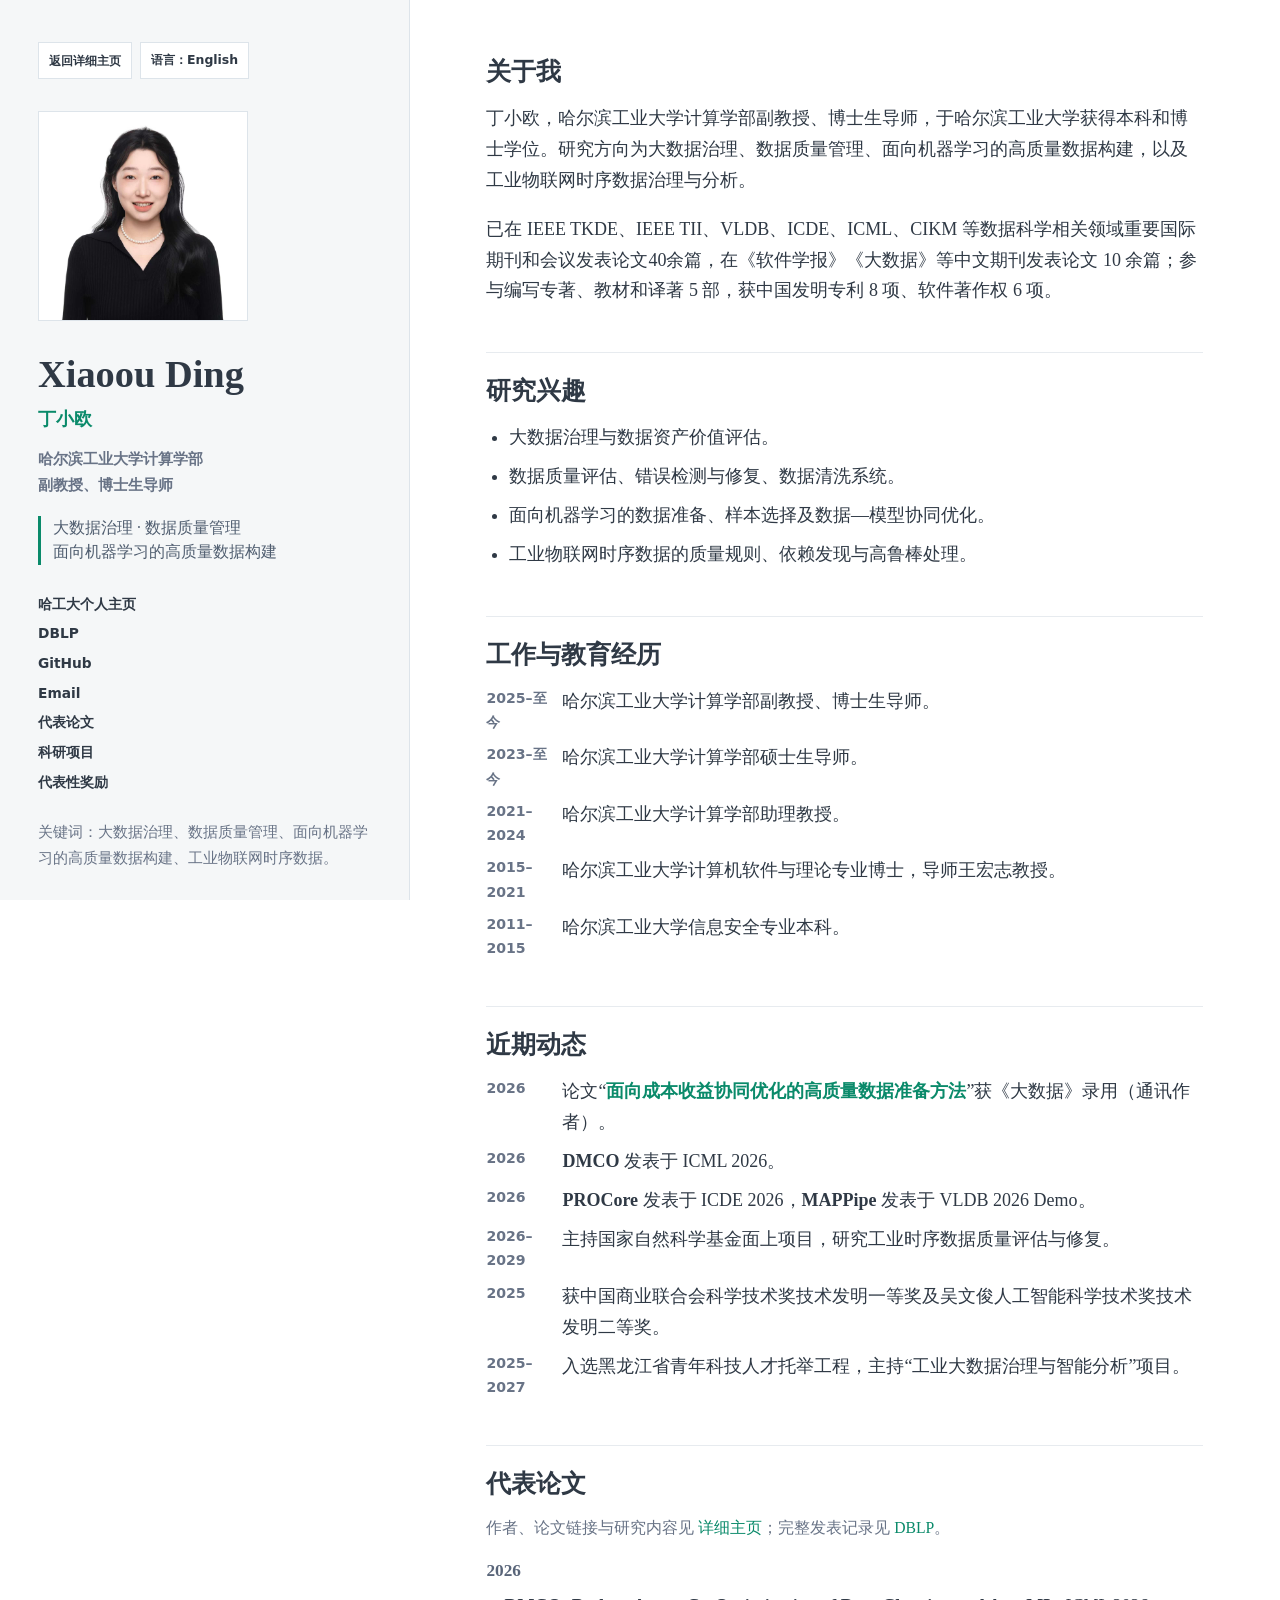
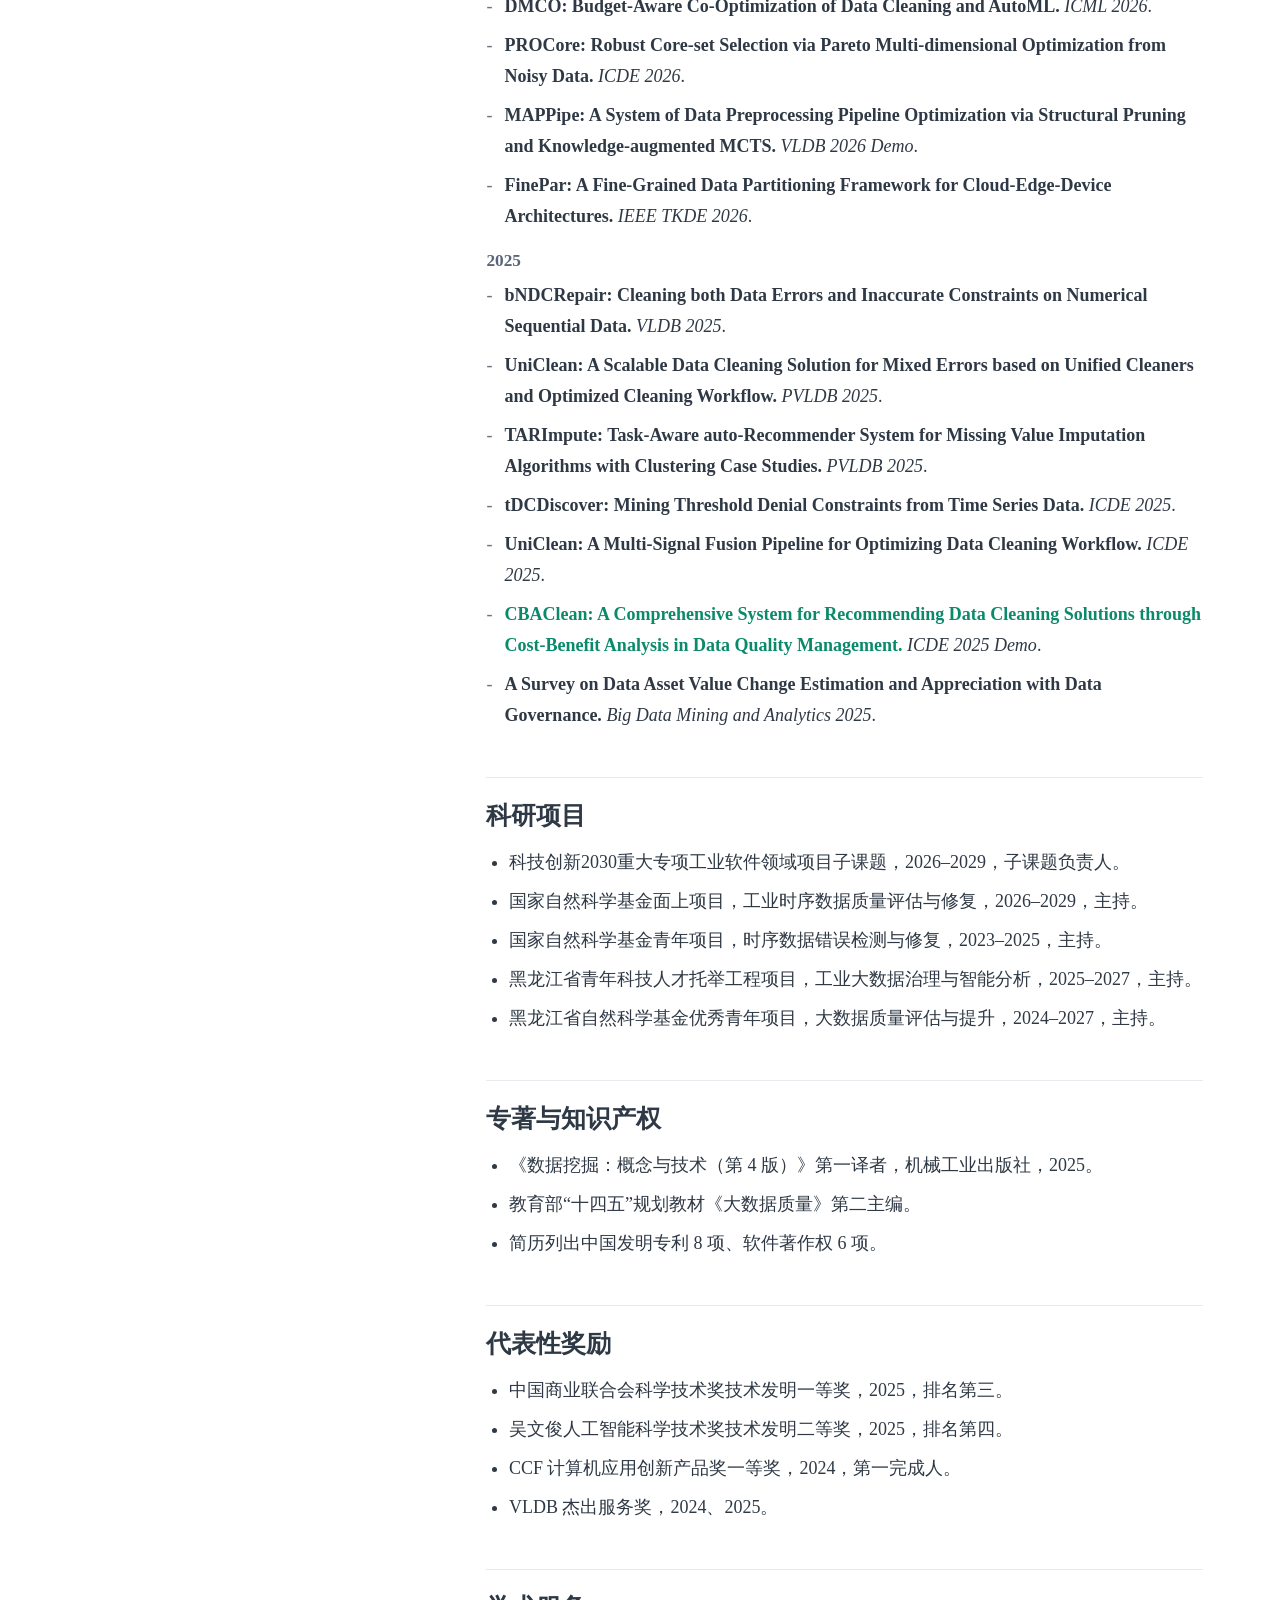
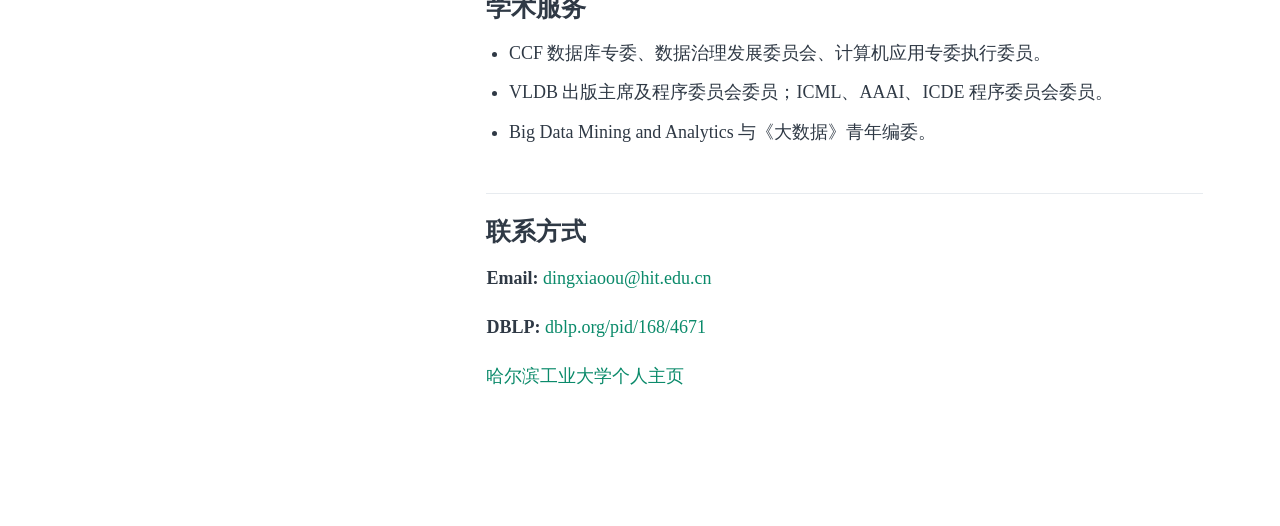
<file: snapshot.html>
<!doctype html>
<html lang="zh-CN">
<head>
  <meta charset="utf-8">
  <meta name="viewport" content="width=device-width, initial-scale=1">
  <meta name="description" content="Concise academic homepage of Xiaoou Ding, Associate Professor and Ph.D. supervisor at Harbin Institute of Technology.">
  <title>Xiaoou Ding（丁小欧）| Concise Homepage</title>
  <link rel="icon" href="assets/profile/xiaoou-ding.jpg">
  <link rel="apple-touch-icon" href="assets/profile/xiaoou-ding.jpg">
  <link rel="stylesheet" href="snapshot.css">
</head>
<body class="lang-zh">
  <aside class="sidebar" aria-label="Profile sidebar">
    <div class="top-actions">
      <a href="index.html"><span class="zh">返回详细主页</span><span class="en">Full Homepage</span></a>
      <button type="button" data-lang-toggle aria-label="Switch language"><span class="zh">语言：English</span><span class="en">Language: 中文</span></button>
    </div>

    <div class="avatar-link">
      <img src="assets/profile/xiaoou-ding.jpg" alt="Portrait of Xiaoou Ding">
    </div>
    <h1>Xiaoou Ding</h1>
    <p class="cn-name">丁小欧</p>
    <p class="role">
      <span class="zh">哈尔滨工业大学计算学部<br>副教授、博士生导师</span>
      <span class="en">Associate Professor and Ph.D. Supervisor<br>Harbin Institute of Technology</span>
    </p>
    <p class="tagline">
      <span class="zh">大数据治理 · 数据质量管理<br>面向机器学习的高质量数据构建</span>
      <span class="en">Big Data Governance · Data Quality<br>High-quality Data Construction for ML</span>
    </p>

    <nav class="side-links" aria-label="Profile links">
      <a href="https://homepage.hit.edu.cn/dingxiaoou" target="_blank" rel="noopener"><span class="zh">哈工大个人主页</span><span class="en">HIT Profile</span></a>
      <a href="https://dblp.org/pid/168/4671" target="_blank" rel="noopener">DBLP</a>
      <a href="https://github.com/dx0o0" target="_blank" rel="noopener">GitHub</a>
      <a href="mailto:dingxiaoou@hit.edu.cn">Email</a>
      <a href="index.html#papers"><span class="zh">代表论文</span><span class="en">Publications</span></a>
      <a href="index.html#projects"><span class="zh">科研项目</span><span class="en">Projects</span></a>
      <a href="#awards"><span class="zh">代表性奖励</span><span class="en">Selected Awards</span></a>
    </nav>

    <p class="side-note">
      <span class="zh">关键词：大数据治理、数据质量管理、面向机器学习的高质量数据构建、工业物联网时序数据。</span>
      <span class="en">Keywords: big data governance, data quality management, high-quality data construction for machine learning, and industrial IoT time-series data.</span>
    </p>
  </aside>

  <main class="content">
    <section id="about">
      <h2><span class="zh">关于我</span><span class="en">About</span></h2>
      <p class="zh">丁小欧，哈尔滨工业大学计算学部副教授、博士生导师，于哈尔滨工业大学获得本科和博士学位。研究方向为大数据治理、数据质量管理、面向机器学习的高质量数据构建，以及工业物联网时序数据治理与分析。</p>
      <p class="en">Xiaoou Ding is an Associate Professor and Ph.D. supervisor at the Faculty of Computing, Harbin Institute of Technology, where she received both her bachelor's and doctoral degrees. Research interests include big data governance, data quality management, high-quality data construction for machine learning, and industrial IoT time-series data governance and analytics.</p>
      <p class="zh">已在 IEEE TKDE、IEEE TII、VLDB、ICDE、ICML、CIKM 等数据科学相关领域重要国际期刊和会议发表论文40余篇，在《软件学报》《大数据》等中文期刊发表论文 10 余篇；参与编写专著、教材和译著 5 部，获中国发明专利 8 项、软件著作权 6 项。</p>
      <p class="en">She has published more than 40 papers in international journals and conferences including IEEE TKDE, VLDB, ICDE, and CIKM, along with more than 10 papers in leading Chinese journals. She has contributed to five books, textbooks, and translations, and holds eight Chinese invention patents and six software registrations.</p>
    </section>

    <section id="research">
      <h2><span class="zh">研究兴趣</span><span class="en">Research Interests</span></h2>
      <ul>
        <li><span class="zh">大数据治理与数据资产价值评估。</span><span class="en">Big data governance and data-asset value assessment.</span></li>
        <li><span class="zh">数据质量评估、错误检测与修复、数据清洗系统。</span><span class="en">Data quality assessment, error detection and repair, and data-cleaning systems.</span></li>
        <li><span class="zh">面向机器学习的数据准备、样本选择及数据—模型协同优化。</span><span class="en">Data preparation, sample selection, and data-model co-optimization for machine learning.</span></li>
        <li><span class="zh">工业物联网时序数据的质量规则、依赖发现与高鲁棒处理。</span><span class="en">Quality rules, dependency discovery, and robust processing for industrial IoT time series.</span></li>
      </ul>
    </section>

    <section id="experience">
      <h2><span class="zh">工作与教育经历</span><span class="en">Experience &amp; Education</span></h2>
      <ul class="news-list">
        <li><span class="date"><span class="zh">2025–至今</span><span class="en">2025–Present</span></span><span class="zh">哈尔滨工业大学计算学部副教授、博士生导师。</span><span class="en">Associate Professor and Ph.D. supervisor, Faculty of Computing, HIT.</span></li>
        <li><span class="date"><span class="zh">2023–至今</span><span class="en">2023–Present</span></span><span class="zh">哈尔滨工业大学计算学部硕士生导师。</span><span class="en">Master's supervisor, Faculty of Computing, HIT.</span></li>
        <li><span class="date">2021–2024</span><span class="zh">哈尔滨工业大学计算学部助理教授。</span><span class="en">Assistant Professor, Faculty of Computing, HIT.</span></li>
        <li><span class="date">2015–2021</span><span class="zh">哈尔滨工业大学计算机软件与理论专业博士，导师王宏志教授。</span><span class="en">Ph.D. in Computer Software and Theory, HIT; advisor: Prof. Hongzhi Wang.</span></li>
        <li><span class="date">2011–2015</span><span class="zh">哈尔滨工业大学信息安全专业本科。</span><span class="en">Undergraduate studies in Information Security, HIT.</span></li>
      </ul>
    </section>

    <section id="news">
      <h2><span class="zh">近期动态</span><span class="en">Recent Updates</span></h2>
      <ul class="news-list">
        <li><span class="date">2026</span><span class="zh">论文“<a href="https://www.j-bigdataresearch.com.cn/zh/article/doi/10.11959/j.issn.2096-0271.BDR26172/" target="_blank" rel="noopener"><strong>面向成本收益协同优化的高质量数据准备方法</strong></a>”获《大数据》录用（通讯作者）。</span><span class="en">Our paper “<a href="https://www.j-bigdataresearch.com.cn/zh/article/doi/10.11959/j.issn.2096-0271.BDR26172/" target="_blank" rel="noopener"><strong>A cost-benefit collaborative optimization method for high-quality data preparation</strong></a>” has been accepted by <em>Big Data Research</em> (corresponding author).</span></li>
        <li><span class="date">2026</span><span class="zh"><strong>DMCO</strong> 发表于 ICML 2026。</span><span class="en"><strong>DMCO</strong> appears at ICML 2026.</span></li>
        <li><span class="date">2026</span><span class="zh"><strong>PROCore</strong> 发表于 ICDE 2026，<strong>MAPPipe</strong> 发表于 VLDB 2026 Demo。</span><span class="en"><strong>PROCore</strong> appears at ICDE 2026, and <strong>MAPPipe</strong> at the VLDB 2026 Demo track.</span></li>
        <li><span class="date">2026–2029</span><span class="zh">主持国家自然科学基金面上项目，研究工业时序数据质量评估与修复。</span><span class="en">Leads an NSFC General Program project on industrial time-series quality assessment and repair.</span></li>
        <li><span class="date">2025</span><span class="zh">获中国商业联合会科学技术奖技术发明一等奖及吴文俊人工智能科学技术奖技术发明二等奖。</span><span class="en">Received technological-invention awards from the China General Chamber of Commerce and the Wu Wenjun AI Science and Technology Award.</span></li>
        <li><span class="date">2025–2027</span><span class="zh">入选黑龙江省青年科技人才托举工程，主持“工业大数据治理与智能分析”项目。</span><span class="en">Selected for the Heilongjiang Young Science and Technology Talent Program.</span></li>
      </ul>
    </section>

    <section id="publications">
      <h2><span class="zh">代表论文</span><span class="en">Selected Publications</span></h2>
      <p class="section-note"><span class="zh">作者、论文链接与研究内容见 <a href="index.html#papers">详细主页</a>；完整发表记录见 <a href="https://dblp.org/pid/168/4671" target="_blank" rel="noopener">DBLP</a>。</span><span class="en">See the <a href="index.html#papers">full homepage</a> for authors, links, and summaries, or <a href="https://dblp.org/pid/168/4671" target="_blank" rel="noopener">DBLP</a> for the complete record.</span></p>
      <h3>2026</h3>
      <ul class="pub-list">
        <li><strong>DMCO: Budget-Aware Co-Optimization of Data Cleaning and AutoML.</strong> <em>ICML 2026</em>.</li>
        <li><strong>PROCore: Robust Core-set Selection via Pareto Multi-dimensional Optimization from Noisy Data.</strong> <em>ICDE 2026</em>.</li>
        <li><strong>MAPPipe: A System of Data Preprocessing Pipeline Optimization via Structural Pruning and Knowledge-augmented MCTS.</strong> <em>VLDB 2026 Demo</em>.</li>
        <li><strong>FinePar: A Fine-Grained Data Partitioning Framework for Cloud-Edge-Device Architectures.</strong> <em>IEEE TKDE 2026</em>.</li>
      </ul>
      <h3>2025</h3>
      <ul class="pub-list">
        <li><strong>bNDCRepair: Cleaning both Data Errors and Inaccurate Constraints on Numerical Sequential Data.</strong> <em>VLDB 2025</em>.</li>
        <li><strong>UniClean: A Scalable Data Cleaning Solution for Mixed Errors based on Unified Cleaners and Optimized Cleaning Workflow.</strong> <em>PVLDB 2025</em>.</li>
        <li><strong>TARImpute: Task-Aware auto-Recommender System for Missing Value Imputation Algorithms with Clustering Case Studies.</strong> <em>PVLDB 2025</em>.</li>
        <li><strong>tDCDiscover: Mining Threshold Denial Constraints from Time Series Data.</strong> <em>ICDE 2025</em>.</li>
        <li><strong>UniClean: A Multi-Signal Fusion Pipeline for Optimizing Data Cleaning Workflow.</strong> <em>ICDE 2025</em>.</li>
        <li><a href="https://doi.org/10.1109/ICDE65448.2025.00371" target="_blank" rel="noopener"><strong>CBAClean: A Comprehensive System for Recommending Data Cleaning Solutions through Cost-Benefit Analysis in Data Quality Management.</strong></a> <em>ICDE 2025 Demo</em>.</li>
        <li><strong>A Survey on Data Asset Value Change Estimation and Appreciation with Data Governance.</strong> <em>Big Data Mining and Analytics 2025</em>.</li>
      </ul>
    </section>

    <section id="projects">
      <h2><span class="zh">科研项目</span><span class="en">Research Projects</span></h2>
      <ul>
        <li><span class="zh">科技创新2030重大专项工业软件领域项目子课题，2026–2029，子课题负责人。</span><span class="en">Subtask under a Science and Technology Innovation 2030 project in the industrial software domain, 2026–2029, subtask lead.</span></li>
        <li><span class="zh">国家自然科学基金面上项目，工业时序数据质量评估与修复，2026–2029，主持。</span><span class="en">NSFC General Program on industrial time-series quality assessment and repair, 2026–2029, PI.</span></li>
        <li><span class="zh">国家自然科学基金青年项目，时序数据错误检测与修复，2023–2025，主持。</span><span class="en">NSFC Young Scientists Fund on time-series error detection and repair, 2023–2025, PI.</span></li>
        <li><span class="zh">黑龙江省青年科技人才托举工程项目，工业大数据治理与智能分析，2025–2027，主持。</span><span class="en">Heilongjiang Young Science and Technology Talent Program project on industrial big data governance and intelligent analytics, 2025–2027, PI.</span></li>
        <li><span class="zh">黑龙江省自然科学基金优秀青年项目，大数据质量评估与提升，2024–2027，主持。</span><span class="en">Heilongjiang Excellent Young Scientists project on big-data quality assessment and improvement, 2024–2027, PI.</span></li>
      </ul>
    </section>

    <section id="achievements">
      <h2><span class="zh">专著与知识产权</span><span class="en">Books &amp; Intellectual Property</span></h2>
      <ul>
        <li><span class="zh">《数据挖掘：概念与技术（第 4 版）》第一译者，机械工业出版社，2025。</span><span class="en">Lead translator of <em>Data Mining: Concepts and Techniques, 4th Edition</em>, China Machine Press, 2025.</span></li>
        <li><span class="zh">教育部“十四五”规划教材《大数据质量》第二主编。</span><span class="en">Second co-editor of the national higher-education textbook <em>Big Data Quality</em>.</span></li>
        <li><span class="zh">简历列出中国发明专利 8 项、软件著作权 6 项。</span><span class="en">The CV lists eight Chinese invention patents and six software registrations.</span></li>
      </ul>
    </section>

    <section id="awards">
      <h2><span class="zh">代表性奖励</span><span class="en">Selected Awards</span></h2>
      <ul>
        <li><span class="zh">中国商业联合会科学技术奖技术发明一等奖，2025，排名第三。</span><span class="en">First Prize for Technological Invention, China General Chamber of Commerce Science and Technology Award, 2025, ranked third.</span></li>
        <li><span class="zh">吴文俊人工智能科学技术奖技术发明二等奖，2025，排名第四。</span><span class="en">Second Prize for Technological Invention, Wu Wenjun AI Science and Technology Award, 2025, ranked fourth.</span></li>
        <li><span class="zh">CCF 计算机应用创新产品奖一等奖，2024，第一完成人。</span><span class="en">First Prize, CCF Computer Application Innovation Product Award, 2024, first contributor.</span></li>
        <li><span class="zh">VLDB 杰出服务奖，2024、2025。</span><span class="en">VLDB Distinguished Service Award, 2024 and 2025.</span></li>
      </ul>
    </section>

    <section id="service">
      <h2><span class="zh">学术服务</span><span class="en">Academic Service</span></h2>
      <ul>
        <li><span class="zh">CCF 数据库专委、数据治理发展委员会、计算机应用专委执行委员。</span><span class="en">Executive committee member of the CCF Database, Data Governance, and Computer Applications committees.</span></li>
        <li><span class="zh">VLDB 出版主席及程序委员会委员；ICML、AAAI、ICDE 程序委员会委员。</span><span class="en">VLDB publication chair and PC member; PC member for ICML, AAAI, and ICDE.</span></li>
        <li><span class="zh">Big Data Mining and Analytics 与《大数据》青年编委。</span><span class="en">Young editorial board member for Big Data Mining and Analytics and Big Data.</span></li>
      </ul>
    </section>

    <section id="contact">
      <h2><span class="zh">联系方式</span><span class="en">Contact</span></h2>
      <p><strong>Email:</strong> <a href="mailto:dingxiaoou@hit.edu.cn">dingxiaoou@hit.edu.cn</a></p>
      <p><strong>DBLP:</strong> <a href="https://dblp.org/pid/168/4671" target="_blank" rel="noopener">dblp.org/pid/168/4671</a></p>
      <p><a href="https://homepage.hit.edu.cn/dingxiaoou" target="_blank" rel="noopener"><span class="zh">哈尔滨工业大学个人主页</span><span class="en">Official HIT profile</span></a></p>
    </section>
  </main>

  <script src="script.js"></script>
</body>
</html>
</file>
<file: snapshot.css>
:root {
  --ink: #2f3945;
  --muted: #687386;
  --line: #e7ebef;
  --link: #0a8a6a;
  --link-hover: #0f766e;
  --sidebar: #f5f7f8;
  --sidebar-line: #dde4ea;
}

* {
  box-sizing: border-box;
}

html {
  scroll-behavior: smooth;
}

body {
  background: #fff;
  color: var(--ink);
  font-family: Palatino, "Palatino Linotype", "Book Antiqua", Georgia, "Songti SC", "SimSun", serif;
  font-size: 18px;
  line-height: 1.72;
  margin: 0;
}

body.lang-en .zh,
body.lang-zh .en {
  display: none !important;
}

a {
  color: var(--link);
  text-decoration: none;
}

a:hover {
  color: var(--link-hover);
  text-decoration: underline;
}

a:focus-visible,
button:focus-visible {
  outline: 3px solid #d97706;
  outline-offset: 3px;
}

p,
ul {
  margin: 0 0 1em;
}

ul {
  padding-left: 1.25em;
}

li {
  margin-bottom: 0.45em;
}

em {
  font-style: italic;
}

strong,
b {
  font-weight: 700;
}

.sidebar {
  background: var(--sidebar);
  border-right: 1px solid var(--sidebar-line);
  height: 100vh;
  left: 0;
  overflow-y: auto;
  padding: 42px 38px;
  position: fixed;
  top: 0;
  width: 32%;
}

.top-actions {
  display: flex;
  flex-wrap: wrap;
  gap: 8px;
  margin-bottom: 32px;
}

.top-actions a,
.top-actions button {
  background: #fff;
  border: 1px solid var(--sidebar-line);
  color: var(--ink);
  cursor: pointer;
  font-family: Inter, ui-sans-serif, system-ui, -apple-system, BlinkMacSystemFont, "Segoe UI", sans-serif;
  font-size: 0.78rem;
  font-weight: 800;
  padding: 7px 10px;
}

.top-actions a:hover,
.top-actions button:hover {
  border-color: var(--link);
  color: var(--link);
  text-decoration: none;
}

.avatar-link {
  cursor: default;
  display: block;
  width: 210px;
}

.avatar-link:hover {
  text-decoration: none;
}

.avatar-link img {
  border: 1px solid var(--sidebar-line);
  display: block;
  height: 210px;
  object-fit: cover;
  object-position: center;
  width: 210px;
}

h1,
h2,
h3 {
  color: var(--ink);
  font-weight: 700;
  line-height: 1.32;
  margin: 0;
}

h1 {
  font-size: clamp(2rem, 3vw, 2.7rem);
  margin-top: 28px;
}

.cn-name {
  color: var(--link);
  font-size: 1.15rem;
  font-weight: 700;
  margin: 4px 0 10px;
}

.role {
  color: var(--muted);
  font-family: Inter, ui-sans-serif, system-ui, -apple-system, BlinkMacSystemFont, "Segoe UI", "PingFang SC", sans-serif;
  font-size: 0.95rem;
  font-weight: 700;
  margin-bottom: 18px;
}

.tagline {
  border-left: 3px solid var(--link);
  color: #4f5d6f;
  font-size: 0.98rem;
  line-height: 1.55;
  padding-left: 12px;
}

.side-links {
  display: grid;
  gap: 6px;
  margin: 28px 0 26px;
  max-width: 260px;
}

.side-links a {
  color: var(--ink);
  font-family: Inter, ui-sans-serif, system-ui, -apple-system, BlinkMacSystemFont, "Segoe UI", sans-serif;
  font-size: 0.86rem;
  font-weight: 800;
}

.side-links a:hover {
  color: var(--link);
}

.side-note {
  color: var(--muted);
  font-size: 0.92rem;
  max-width: 360px;
}

.content {
  margin-left: 32%;
  max-width: 960px;
  padding: 56px clamp(28px, 6vw, 86px) 88px;
}

section {
  border-bottom: 1px solid var(--line);
  padding: 22px 0 28px;
}

section:first-child {
  padding-top: 0;
}

section:last-child {
  border-bottom: 0;
}

h2 {
  font-size: 1.55rem;
  margin-bottom: 14px;
}

h3 {
  color: #596579;
  font-size: 1.08rem;
  margin: 18px 0 8px;
}

.section-note {
  color: var(--muted);
  font-size: 0.98rem;
}

.news-list,
.pub-list {
  list-style: none;
  padding-left: 0;
}

.news-list li {
  display: grid;
  gap: 12px;
  grid-template-columns: 64px minmax(0, 1fr);
}

.date {
  color: var(--muted);
  font-family: Inter, ui-sans-serif, system-ui, -apple-system, BlinkMacSystemFont, "Segoe UI", sans-serif;
  font-size: 0.88rem;
  font-weight: 800;
}

.pub-list li {
  padding-left: 1em;
  position: relative;
}

.pub-list li::before {
  color: var(--muted);
  content: "-";
  left: 0;
  position: absolute;
}

@media (max-width: 980px) {
  .sidebar {
    border-bottom: 1px solid var(--sidebar-line);
    border-right: 0;
    height: auto;
    position: static;
    width: 100%;
  }

  .content {
    margin-left: 0;
    max-width: none;
    padding: 36px 24px 64px;
  }
}

@media (max-width: 560px) {
  body {
    font-size: 16px;
  }

  .sidebar {
    padding: 28px 20px;
  }

  .avatar-link,
  .avatar-link img {
    height: 150px;
    width: 150px;
  }

  .top-actions {
    align-items: stretch;
    flex-direction: column;
  }

  .top-actions a,
  .top-actions button {
    text-align: left;
    width: 100%;
  }

  .news-list li {
    grid-template-columns: 1fr;
  }
}

@media (prefers-reduced-motion: reduce) {
  html {
    scroll-behavior: auto;
  }
}
</file>
